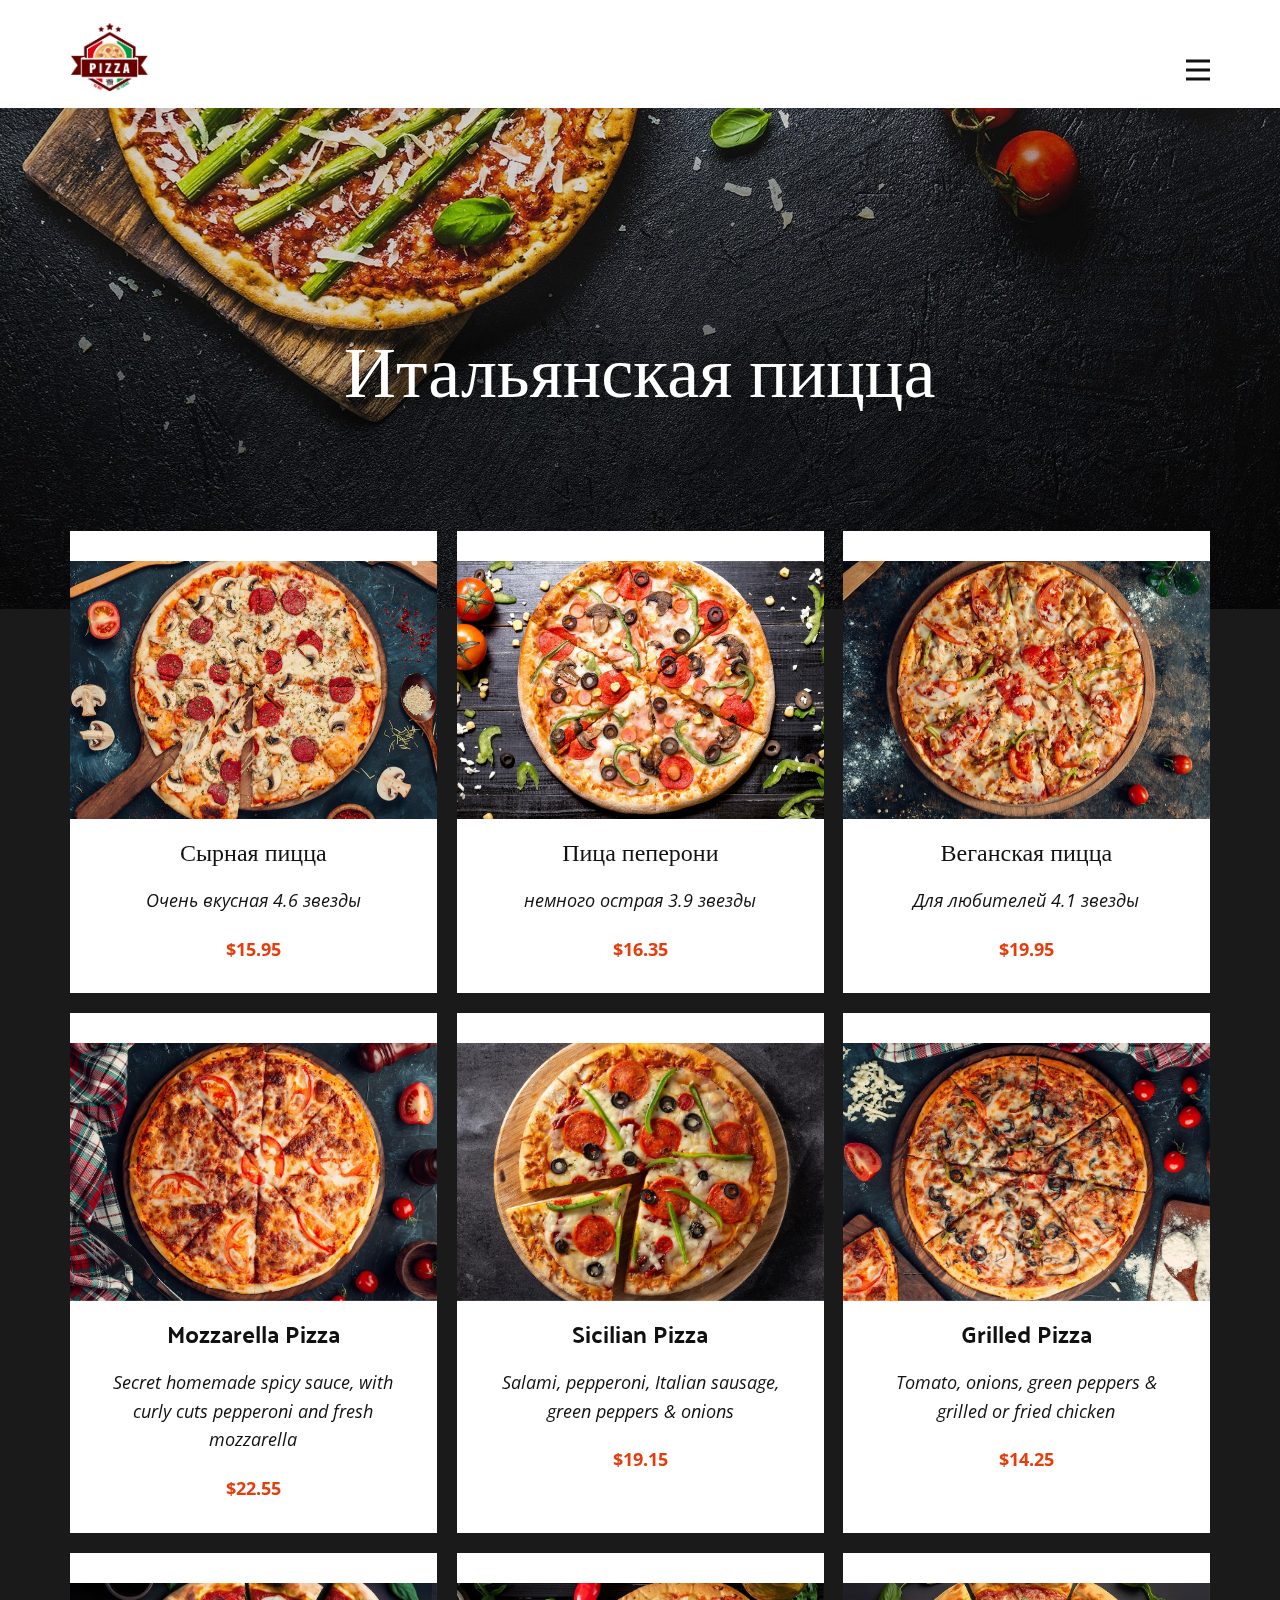
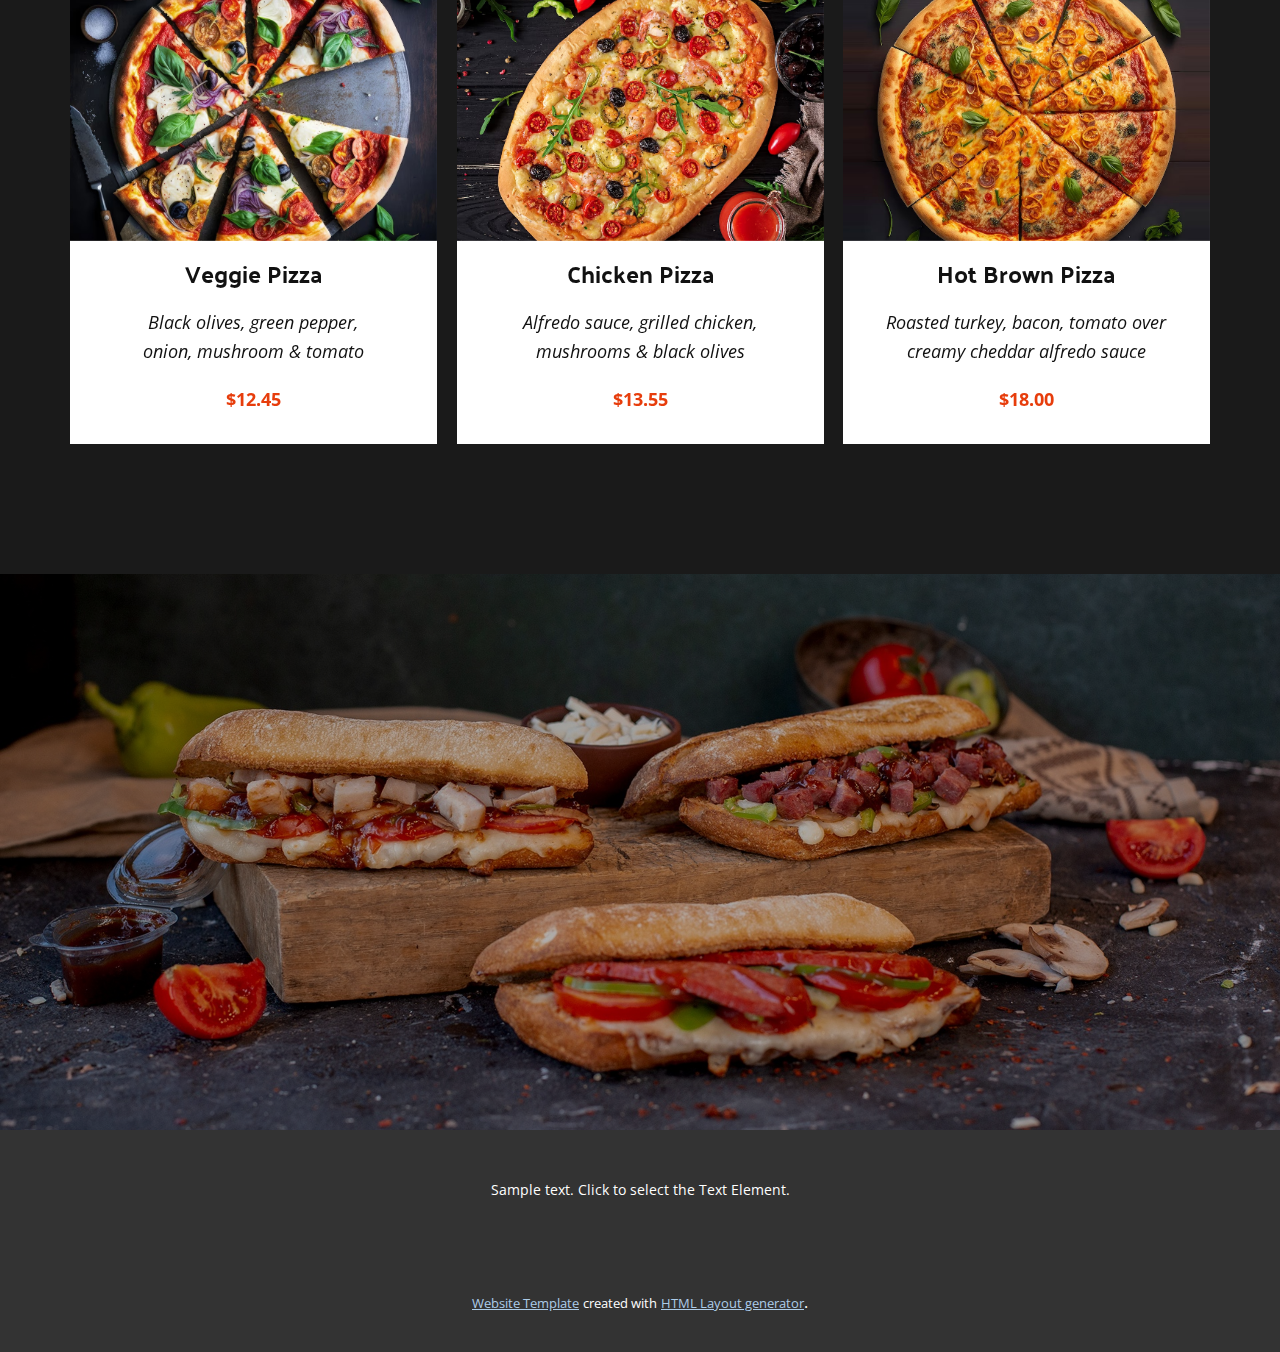
<file: index.html>
<!DOCTYPE html>
<html style="font-size: 16px;" lang="ru"><head>
    <meta name="viewport" content="width=device-width, initial-scale=1.0">
    <meta charset="utf-8">
    <meta name="keywords" content="Italy Pizza Menu, ​Appetizers, Heroes, Testimonials">
    <meta name="description" content="">
    <title>Главная</title>
    <link rel="stylesheet" href="nicepage.css" media="screen">
<link rel="stylesheet" href="Главная.css" media="screen">
    <script class="u-script" type="text/javascript" src="jquery.js" defer=""></script>
    <script class="u-script" type="text/javascript" src="nicepage.js" defer=""></script>
    <meta name="generator" content="Nicepage 5.15.1, nicepage.com">
    <link id="u-theme-google-font" rel="stylesheet" href="https://fonts.googleapis.com/css?family=Open+Sans:300,300i,400,400i,500,500i,600,600i,700,700i,800,800i|Palanquin+Dark:400,500,600,700">
    <link id="u-page-google-font" rel="stylesheet" href="https://fonts.googleapis.com/css?family=Palanquin+Dark:400,500,600,700">
    
    
    
    
    <script type="application/ld+json">{
		"@context": "http://schema.org",
		"@type": "Organization",
		"name": "",
		"logo": "images/logo-pizza-design-template-8329a51d86709c07def8a222d93138ea_screen.jpg"
}</script>
    <meta name="theme-color" content="#478ac9">
    <meta property="og:title" content="Главная">
    <meta property="og:type" content="website">
  <meta data-intl-tel-input-cdn-path="intlTelInput/"></head>
  <body data-home-page="Главная.html" data-home-page-title="Главная" class="u-body u-xl-mode" data-lang="ru"><header class="u-clearfix u-header u-header" id="sec-3fd7"><div class="u-clearfix u-sheet u-sheet-1">
        <a href="https://nicepage.com" class="u-image u-logo u-image-1" data-image-width="690" data-image-height="690">
          <img src="images/logo-pizza-design-template-8329a51d86709c07def8a222d93138ea_screen.jpg" class="u-logo-image u-logo-image-1">
        </a>
        <nav class="u-menu u-menu-hamburger u-offcanvas u-menu-1" data-responsive-from="XL">
          <div class="menu-collapse" style="font-size: 1rem; letter-spacing: 0px; font-weight: 700; text-transform: uppercase;">
            <a class="u-button-style u-custom-active-border-color u-custom-border u-custom-border-color u-custom-borders u-custom-hover-border-color u-custom-left-right-menu-spacing u-custom-padding-bottom u-custom-text-active-color u-custom-text-color u-custom-text-hover-color u-custom-top-bottom-menu-spacing u-nav-link u-text-active-palette-1-base u-text-hover-palette-2-base" href="#">
              <svg class="u-svg-link" viewBox="0 0 24 24"><use xmlns:xlink="http://www.w3.org/1999/xlink" xlink:href="#menu-hamburger"></use></svg>
              <svg class="u-svg-content" version="1.1" id="menu-hamburger" viewBox="0 0 16 16" x="0px" y="0px" xmlns:xlink="http://www.w3.org/1999/xlink" xmlns="http://www.w3.org/2000/svg"><g><rect y="1" width="16" height="2"></rect><rect y="7" width="16" height="2"></rect><rect y="13" width="16" height="2"></rect>
</g></svg>
            </a>
          </div>
          <div class="u-custom-menu u-nav-container">
            <ul class="u-nav u-spacing-30 u-unstyled u-nav-1"><li class="u-nav-item"><a class="u-border-2 u-border-active-grey-90 u-border-hover-grey-50 u-border-no-left u-border-no-right u-border-no-top u-button-style u-nav-link u-text-active-grey-90 u-text-grey-90 u-text-hover-grey-90" href="Главная.html" style="padding: 10px 0px;">Главная</a>
</li><li class="u-nav-item"><a class="u-border-2 u-border-active-grey-90 u-border-hover-grey-50 u-border-no-left u-border-no-right u-border-no-top u-button-style u-nav-link u-text-active-grey-90 u-text-grey-90 u-text-hover-grey-90" href="контакты.html" style="padding: 10px 0px;">контакты</a>
</li><li class="u-nav-item"><a class="u-border-2 u-border-active-grey-90 u-border-hover-grey-50 u-border-no-left u-border-no-right u-border-no-top u-button-style u-nav-link u-text-active-grey-90 u-text-grey-90 u-text-hover-grey-90" href="Наш-магазин.html" style="padding: 10px 0px;">Наш магазин</a>
</li></ul>
          </div>
          <div class="u-custom-menu u-nav-container-collapse">
            <div class="u-black u-container-style u-inner-container-layout u-opacity u-opacity-95 u-sidenav">
              <div class="u-inner-container-layout u-sidenav-overflow">
                <div class="u-menu-close"></div>
                <ul class="u-align-center u-nav u-popupmenu-items u-unstyled u-nav-2"><li class="u-nav-item"><a class="u-button-style u-nav-link" href="Главная.html">Главная</a>
</li><li class="u-nav-item"><a class="u-button-style u-nav-link" href="контакты.html">контакты</a>
</li><li class="u-nav-item"><a class="u-button-style u-nav-link" href="Наш-магазин.html">Наш магазин</a>
</li></ul>
              </div>
            </div>
            <div class="u-black u-menu-overlay u-opacity u-opacity-70"></div>
          </div>
        </nav>
      </div></header>
    <section class="u-clearfix u-container-align-center u-grey-90 u-section-1" id="carousel_5daf">
      <div class="u-container-align-center u-container-style u-expanded-width-lg u-expanded-width-xl u-group u-image u-shading u-image-1" data-image-width="1980" data-image-height="1320">
        <div class="u-container-layout u-valign-top-lg u-valign-top-md u-valign-top-sm u-valign-top-xl u-container-layout-1">
          <h1 class="u-align-center u-text u-text-body-alt-color u-text-default u-text-1" data-animation-name="customAnimationIn" data-animation-duration="1500">Итальянская пицца</h1>
        </div>
      </div>
      <div class="u-list u-list-1">
        <div class="u-repeater u-repeater-1">
          <div class="u-container-style u-list-item u-repeater-item u-shape-rectangle u-white u-list-item-1" data-animation-name="customAnimationIn" data-animation-duration="1500">
            <div class="u-container-layout u-similar-container u-valign-top u-container-layout-2">
              <img class="u-expanded-width u-image u-image-default u-image-2" src="images/45.jpg" alt="" data-image-width="700" data-image-height="560" data-animation-name="customAnimationIn" data-animation-duration="1500" data-animation-delay="500">
              <h4 class="u-align-center u-custom-font u-text u-text-2">Сырная пицца</h4>
              <p class="u-align-center u-text u-text-3">Очень вкусная 4.6 звезды</p>
              <p class="u-align-center u-text u-text-palette-2-base u-text-4" data-animation-name="customAnimationIn" data-animation-duration="1500" data-animation-delay="500"> $15.95</p>
            </div>
          </div>
          <div class="u-container-style u-list-item u-repeater-item u-shape-rectangle u-video-cover u-white u-list-item-2" data-animation-name="customAnimationIn" data-animation-duration="1500">
            <div class="u-container-layout u-similar-container u-valign-top u-container-layout-3">
              <img class="u-expanded-width u-image u-image-default u-image-3" src="images/7777.jpg" alt="" data-image-width="700" data-image-height="560" data-animation-name="customAnimationIn" data-animation-duration="1500" data-animation-delay="500">
              <h4 class="u-align-center u-custom-font u-text u-text-5"> Пица пеперони</h4>
              <p class="u-align-center u-text u-text-6">немного острая 3.9 звезды</p>
              <p class="u-align-center u-text u-text-palette-2-base u-text-7" data-animation-name="customAnimationIn" data-animation-duration="1500" data-animation-delay="500"> $16.35</p>
            </div>
          </div>
          <div class="u-container-style u-list-item u-repeater-item u-shape-rectangle u-video-cover u-white u-list-item-3" data-animation-name="customAnimationIn" data-animation-duration="1500">
            <div class="u-container-layout u-similar-container u-valign-top u-container-layout-4">
              <img class="u-expanded-width u-image u-image-default u-image-4" src="images/p1.jpg" alt="" data-image-width="700" data-image-height="560" data-animation-name="customAnimationIn" data-animation-duration="1500" data-animation-delay="500">
              <h4 class="u-align-center u-custom-font u-text u-text-8">Веганская пицца</h4>
              <p class="u-align-center u-text u-text-9">Для любителей 4.1 звезды</p>
              <p class="u-align-center u-text u-text-palette-2-base u-text-10" data-animation-name="customAnimationIn" data-animation-duration="1500" data-animation-delay="500"> $19.95</p>
            </div>
          </div>
          <div class="u-container-style u-list-item u-repeater-item u-shape-rectangle u-video-cover u-white u-list-item-4" data-animation-name="customAnimationIn" data-animation-duration="1500">
            <div class="u-container-layout u-similar-container u-valign-top u-container-layout-5">
              <img class="u-expanded-width u-image u-image-default u-image-5" src="images/09.jpg" alt="" data-image-width="996" data-image-height="881" data-animation-name="customAnimationIn" data-animation-duration="1500" data-animation-delay="500">
              <h4 class="u-align-center u-custom-font u-text u-text-11"> Mozzarella Pizza</h4>
              <p class="u-align-center u-text u-text-12"> Secret homemade spicy sauce, with curly cuts pepperoni and fresh mozzarella</p>
              <p class="u-align-center u-text u-text-palette-2-base u-text-13" data-animation-name="customAnimationIn" data-animation-duration="1500" data-animation-delay="500"> $22.55</p>
            </div>
          </div>
          <div class="u-container-style u-list-item u-repeater-item u-shape-rectangle u-video-cover u-white u-list-item-5" data-animation-name="customAnimationIn" data-animation-duration="1500">
            <div class="u-container-layout u-similar-container u-valign-top u-container-layout-6">
              <img class="u-expanded-width u-image u-image-default u-image-6" src="images/46.jpg" alt="" data-image-width="996" data-image-height="881" data-animation-name="customAnimationIn" data-animation-duration="1500" data-animation-delay="500">
              <h4 class="u-align-center u-custom-font u-text u-text-14"> Sicilian Pizza</h4>
              <p class="u-align-center u-text u-text-15"> Salami, pepperoni, Italian&nbsp;sausage, green peppers &amp; onions</p>
              <p class="u-align-center u-text u-text-palette-2-base u-text-16" data-animation-name="customAnimationIn" data-animation-duration="1500" data-animation-delay="500"> $19.15</p>
            </div>
          </div>
          <div class="u-container-style u-list-item u-repeater-item u-shape-rectangle u-video-cover u-white u-list-item-6" data-animation-name="customAnimationIn" data-animation-duration="1500">
            <div class="u-container-layout u-similar-container u-valign-top u-container-layout-7">
              <img class="u-expanded-width u-image u-image-default u-image-7" src="images/68.jpg" alt="" data-image-width="996" data-image-height="881" data-animation-name="customAnimationIn" data-animation-duration="1500" data-animation-delay="500">
              <h4 class="u-align-center u-custom-font u-text u-text-17">Grilled Pizza</h4>
              <p class="u-align-center u-text u-text-18"> Tomato, onions, green peppers&nbsp;&amp; grilled or fried chicken</p>
              <p class="u-align-center u-text u-text-palette-2-base u-text-19" data-animation-name="customAnimationIn" data-animation-duration="1500" data-animation-delay="500"> $14.25</p>
            </div>
          </div>
          <div class="u-container-style u-list-item u-repeater-item u-shape-rectangle u-video-cover u-white u-list-item-7" data-animation-name="customAnimationIn" data-animation-duration="1500">
            <div class="u-container-layout u-similar-container u-valign-top u-container-layout-8">
              <img class="u-expanded-width u-image u-image-default u-image-8" src="images/53.jpg" alt="" data-image-width="996" data-image-height="881" data-animation-name="customAnimationIn" data-animation-duration="1500" data-animation-delay="500">
              <h4 class="u-align-center u-custom-font u-text u-text-20">Veggie Pizza</h4>
              <p class="u-align-center u-text u-text-21"> Black olives, green pepper, onion,&nbsp;mushroom &amp; tomato</p>
              <p class="u-align-center u-text u-text-palette-2-base u-text-22" data-animation-name="customAnimationIn" data-animation-duration="1500" data-animation-delay="500"> $12.45</p>
            </div>
          </div>
          <div class="u-container-style u-list-item u-repeater-item u-shape-rectangle u-video-cover u-white u-list-item-8" data-animation-name="customAnimationIn" data-animation-duration="1500">
            <div class="u-container-layout u-similar-container u-valign-top u-container-layout-9">
              <img class="u-expanded-width u-image u-image-default u-image-9" src="images/22.jpg" alt="" data-image-width="996" data-image-height="881" data-animation-name="customAnimationIn" data-animation-duration="1500" data-animation-delay="500">
              <h4 class="u-align-center u-custom-font u-text u-text-23">Chicken Pizza</h4>
              <p class="u-align-center u-text u-text-24"> Alfredo sauce, grilled chicken, <br>mushrooms &amp; black olives
              </p>
              <p class="u-align-center u-text u-text-palette-2-base u-text-25" data-animation-name="customAnimationIn" data-animation-duration="1500" data-animation-delay="500"> $13.55</p>
            </div>
          </div>
          <div class="u-container-style u-list-item u-repeater-item u-shape-rectangle u-video-cover u-white u-list-item-9" data-animation-name="customAnimationIn" data-animation-duration="1500">
            <div class="u-container-layout u-similar-container u-valign-top u-container-layout-10">
              <img class="u-expanded-width u-image u-image-default u-image-10" src="images/43.jpg" alt="" data-image-width="996" data-image-height="881" data-animation-name="customAnimationIn" data-animation-duration="1500" data-animation-delay="500">
              <h4 class="u-align-center u-custom-font u-text u-text-26">Hot Brown Pizza</h4>
              <p class="u-align-center u-text u-text-27"> Roasted turkey, bacon, tomato over <br>creamy cheddar alfredo sauce
              </p>
              <p class="u-align-center u-text u-text-palette-2-base u-text-28" data-animation-name="customAnimationIn" data-animation-duration="1500" data-animation-delay="500"> $18.00</p>
            </div>
          </div>
        </div>
      </div>
      <p class="u-align-center u-text u-text-29" data-animation-name="customAnimationIn" data-animation-duration="1500" data-animation-delay="750">Images from <a href="https://www.freepik.com" class="u-active-none u-border-1 u-border-active-palette-2-base u-border-hover-palette-2-base u-border-no-left u-border-no-right u-border-no-top u-border-white u-bottom-left-radius-0 u-bottom-right-radius-0 u-btn u-button-link u-button-style u-hover-none u-none u-radius-0 u-text-body-alt-color u-top-left-radius-0 u-top-right-radius-0 u-btn-1" target="_blank">Freepik</a>
      </p>
    </section>
    <section class="u-align-center u-clearfix u-container-align-center u-image u-shading u-section-2" id="sec-91d0" data-animation-name="" data-animation-duration="0" data-animation-delay="0" data-animation-direction="" data-image-width="1980" data-image-height="949">
      <div class="u-clearfix u-sheet u-valign-middle u-sheet-1">
        <div class="u-list u-list-1">
          <div class="u-repeater u-repeater-1">
            <div class="u-container-align-center u-container-style u-list-item u-repeater-item u-white u-list-item-1" data-animation-name="customAnimationIn" data-animation-duration="1500" data-animation-delay="500">
              <div class="u-container-layout u-similar-container u-container-layout-1">
                <h5 class="u-align-center u-custom-item u-text u-text-1" data-animation-name="" data-animation-duration="0" data-animation-delay="0" data-animation-direction="">F​ind Us</h5>
                <p class="u-align-center u-custom-item u-text u-text-2"> 121 Rock Sreet, 21 Avenue, New York, NY 92103-9000<br>
                </p>
              </div>
            </div>
            <div class="u-container-align-center u-container-style u-list-item u-repeater-item u-white u-list-item-2" data-animation-name="customAnimationIn" data-animation-duration="1500" data-animation-delay="500">
              <div class="u-container-layout u-similar-container u-container-layout-2">
                <h5 class="u-align-center u-custom-item u-text u-text-3" data-animation-name="" data-animation-duration="0" data-animation-delay="0" data-animation-direction="">Hours</h5>
                <p class="u-align-center u-custom-item u-text u-text-4">
                  <span style="font-weight: 700;"> Monday – Saturday </span>
                  <br>9am – 7pm<br>
                  <span style="font-weight: 700;">Sunday </span>
                  <br>10am – 6pm<br>
                </p>
              </div>
            </div>
            <div class="u-container-align-center u-container-style u-list-item u-repeater-item u-white u-list-item-3" data-animation-name="customAnimationIn" data-animation-duration="1500" data-animation-delay="500">
              <div class="u-container-layout u-similar-container u-container-layout-3">
                <h5 class="u-align-center u-custom-item u-text u-text-5" data-animation-name="" data-animation-duration="0" data-animation-delay="0" data-animation-direction="">Call Us</h5>
                <p class="u-align-center u-custom-item u-text u-text-6">
                  <a href="https://nicepage.com/k/result-html-templates" class="u-active-none u-border-1 u-border-active-black u-border-hover-black u-border-no-left u-border-no-right u-border-no-top u-border-palette-2-base u-btn u-button-link u-button-style u-hover-none u-none u-text-active-black u-text-hover-black u-text-palette-2-base u-btn-1" data-animation-name="" data-animation-duration="0" data-animation-delay="0" data-animation-direction=""> 1 (234) 567-891</a>
                  <br>
                  <br>
                  <a href="https://nicepage.me" class="u-active-none u-border-1 u-border-active-black u-border-hover-black u-border-no-left u-border-no-right u-border-no-top u-border-palette-2-base u-btn u-button-link u-button-style u-hover-none u-none u-text-active-black u-text-hover-black u-text-palette-2-base u-btn-2" data-animation-name="" data-animation-duration="0" data-animation-delay="0" data-animation-direction="">2 (345) 333-897</a>
                </p>
              </div>
            </div>
          </div>
        </div>
        <p class="u-align-center u-text u-text-default u-text-7" data-animation-name="customAnimationIn" data-animation-duration="1500" data-animation-delay="500">Image from <a href="https://freepik.com/" class="u-active-none u-border-1 u-border-active-grey-10 u-border-hover-grey-10 u-border-no-left u-border-no-right u-border-no-top u-border-white u-btn u-button-link u-button-style u-hover-none u-none u-text-body-alt-color u-btn-3">Freepik</a>
        </p>
      </div>
    </section>
    
    
    
    <footer class="u-align-center u-clearfix u-footer u-grey-80 u-footer" id="sec-75cc"><div class="u-clearfix u-sheet u-sheet-1">
        <p class="u-small-text u-text u-text-variant u-text-1">Sample text. Click to select the Text Element.</p>
      </div></footer>
    <section class="u-backlink u-clearfix u-grey-80">
      <a class="u-link" href="https://nicepage.com/website-templates" target="_blank">
        <span>Website Template</span>
      </a>
      <p class="u-text">
        <span>created with</span>
      </p>
      <a class="u-link" href="https://nicepage.com/html-website-builder" target="_blank">
        <span>HTML Layout generator</span>
      </a>. 
    </section>
  
</body></html>
</file>
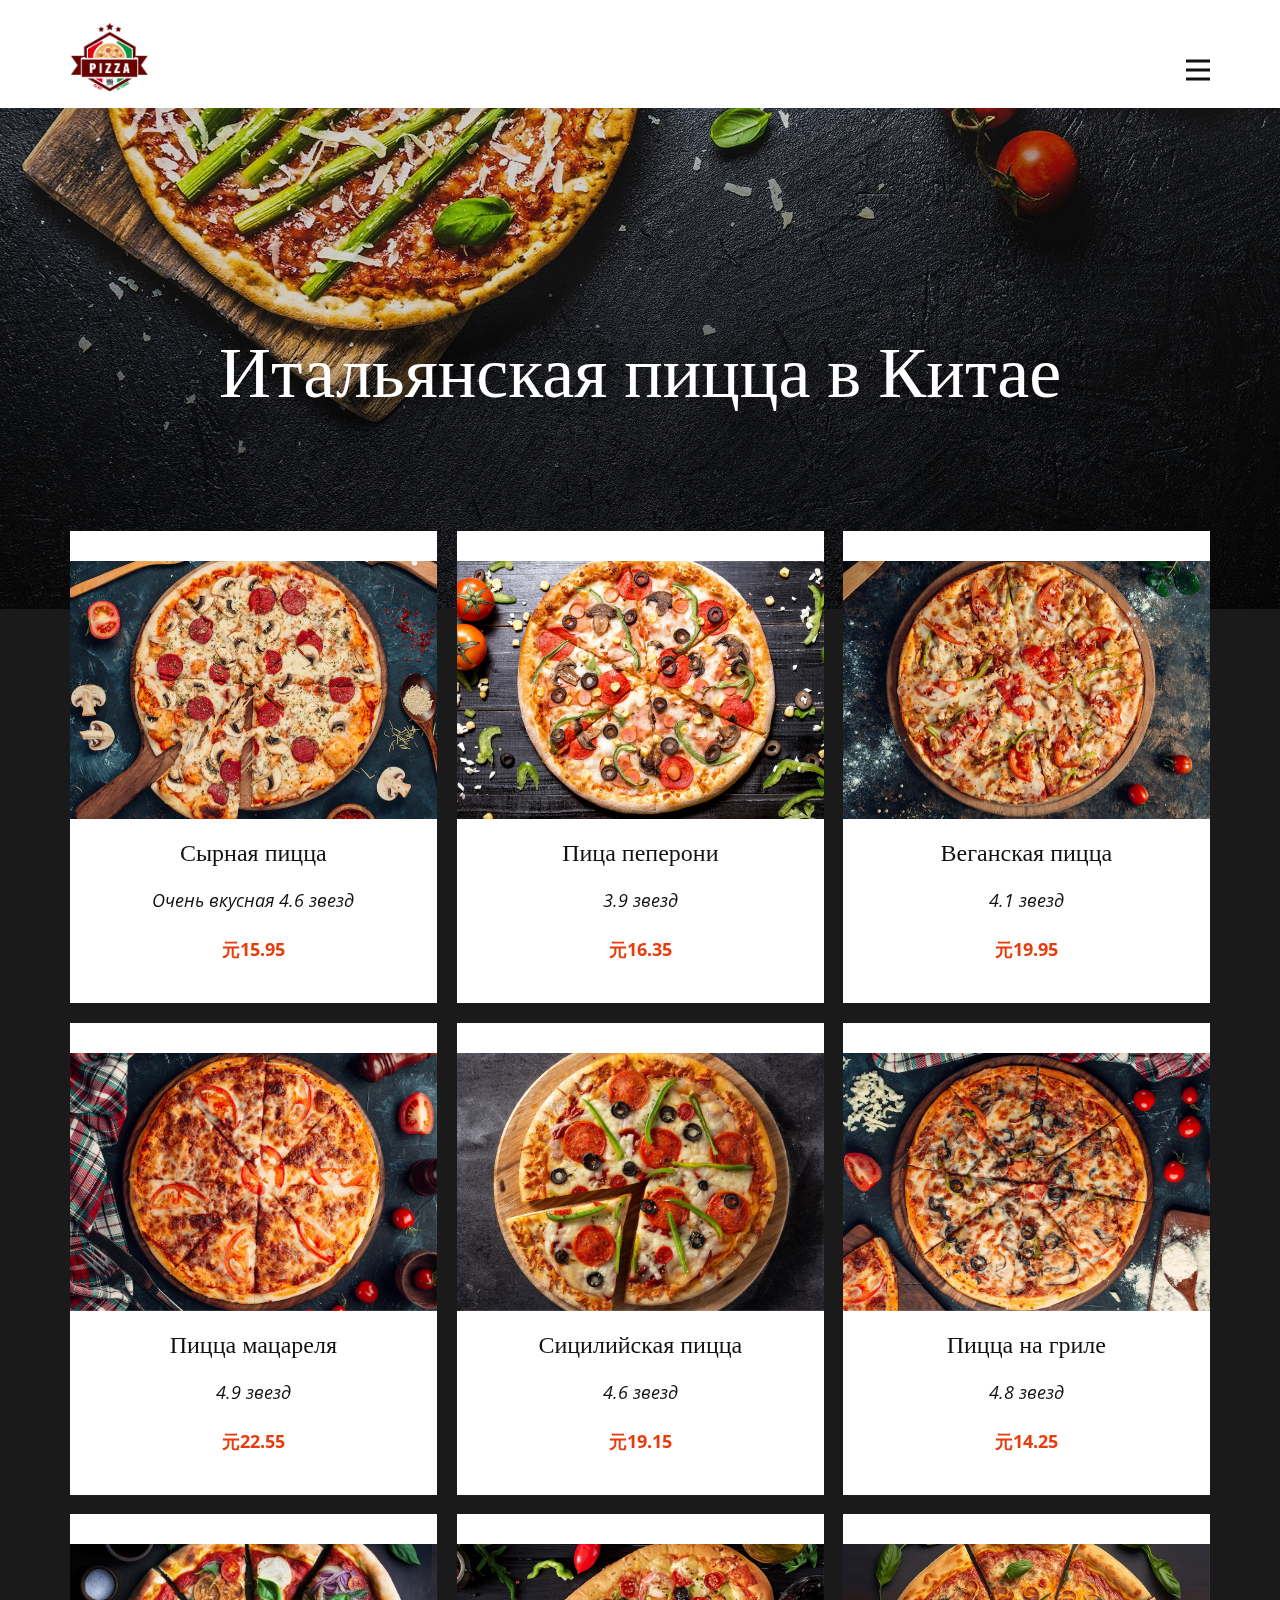
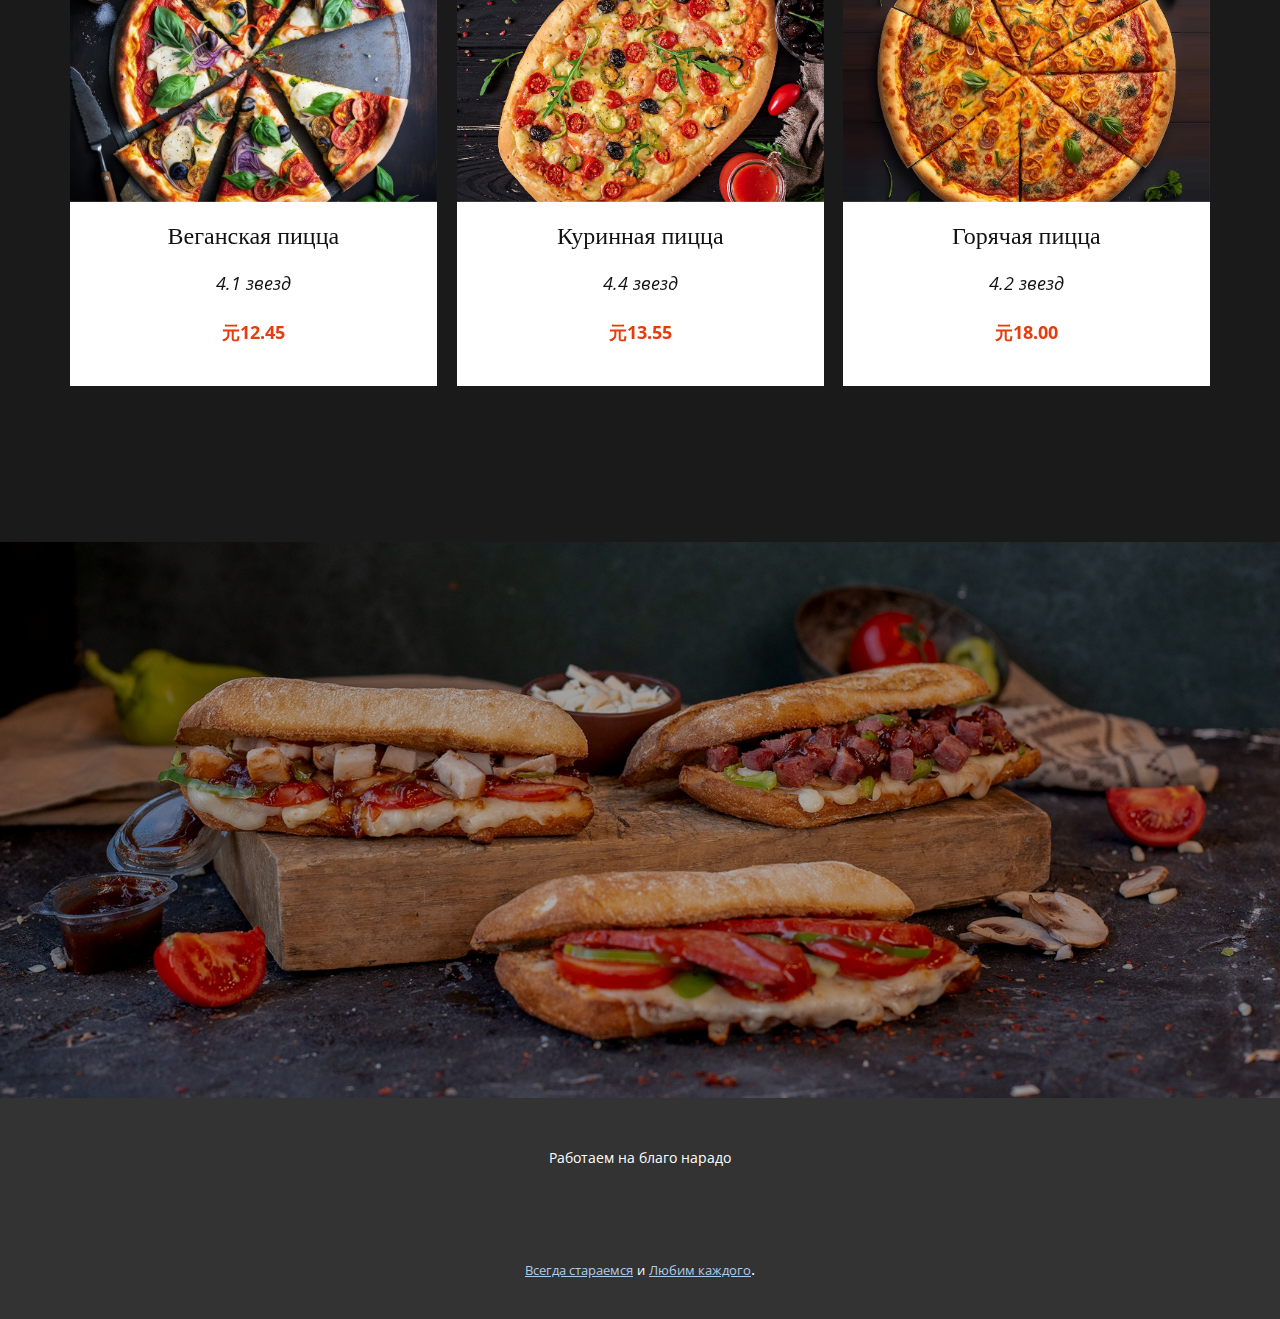
<file: Главная.html>
<!DOCTYPE html>
<html style="font-size: 16px;" lang="ru"><head>
    <meta name="viewport" content="width=device-width, initial-scale=1.0">
    <meta charset="utf-8">
    <meta name="keywords" content="Italy Pizza Menu, ​Appetizers, Heroes, Testimonials">
    <meta name="description" content="">
    <title>Главная</title>
    <link rel="stylesheet" href="nicepage.css" media="screen">
<link rel="stylesheet" href="Главная.css" media="screen">
    <script class="u-script" type="text/javascript" src="jquery.js" defer=""></script>
    <script class="u-script" type="text/javascript" src="nicepage.js" defer=""></script>
    <meta name="generator" content="Nicepage 5.15.1, nicepage.com">
    <link id="u-theme-google-font" rel="stylesheet" href="https://fonts.googleapis.com/css?family=Open+Sans:300,300i,400,400i,500,500i,600,600i,700,700i,800,800i|Palanquin+Dark:400,500,600,700">
    <link id="u-page-google-font" rel="stylesheet" href="https://fonts.googleapis.com/css?family=Palanquin+Dark:400,500,600,700">
    
    
    
    
    <script type="application/ld+json">{
		"@context": "http://schema.org",
		"@type": "Organization",
		"name": "",
		"logo": "images/logo-pizza-design-template-8329a51d86709c07def8a222d93138ea_screen.jpg"
}</script>
    <meta name="theme-color" content="#478ac9">
    <meta property="og:title" content="Главная">
    <meta property="og:type" content="website">
  <meta data-intl-tel-input-cdn-path="intlTelInput/"></head>
  <body class="u-body u-xl-mode" data-lang="ru"><header class="u-clearfix u-header u-header" id="sec-3fd7"><div class="u-clearfix u-sheet u-sheet-1">
        <a href="https://nicepage.com" class="u-image u-logo u-image-1" data-image-width="690" data-image-height="690">
          <img src="images/logo-pizza-design-template-8329a51d86709c07def8a222d93138ea_screen.jpg" class="u-logo-image u-logo-image-1">
        </a>
        <nav class="u-menu u-menu-hamburger u-offcanvas u-menu-1" data-responsive-from="XL">
          <div class="menu-collapse" style="font-size: 1rem; letter-spacing: 0px; font-weight: 700; text-transform: uppercase;">
            <a class="u-button-style u-custom-active-border-color u-custom-border u-custom-border-color u-custom-borders u-custom-hover-border-color u-custom-left-right-menu-spacing u-custom-padding-bottom u-custom-text-active-color u-custom-text-color u-custom-text-hover-color u-custom-top-bottom-menu-spacing u-nav-link u-text-active-palette-1-base u-text-hover-palette-2-base" href="#">
              <svg class="u-svg-link" viewBox="0 0 24 24"><use xmlns:xlink="http://www.w3.org/1999/xlink" xlink:href="#menu-hamburger"></use></svg>
              <svg class="u-svg-content" version="1.1" id="menu-hamburger" viewBox="0 0 16 16" x="0px" y="0px" xmlns:xlink="http://www.w3.org/1999/xlink" xmlns="http://www.w3.org/2000/svg"><g><rect y="1" width="16" height="2"></rect><rect y="7" width="16" height="2"></rect><rect y="13" width="16" height="2"></rect>
</g></svg>
            </a>
          </div>
          <div class="u-custom-menu u-nav-container">
            <ul class="u-nav u-spacing-30 u-unstyled u-nav-1"><li class="u-nav-item"><a class="u-border-2 u-border-active-grey-90 u-border-hover-grey-50 u-border-no-left u-border-no-right u-border-no-top u-button-style u-nav-link u-text-active-grey-90 u-text-grey-90 u-text-hover-grey-90" href="Главная.html" style="padding: 10px 0px;">Главная</a>
</li><li class="u-nav-item"><a class="u-border-2 u-border-active-grey-90 u-border-hover-grey-50 u-border-no-left u-border-no-right u-border-no-top u-button-style u-nav-link u-text-active-grey-90 u-text-grey-90 u-text-hover-grey-90" href="контакты.html" style="padding: 10px 0px;">контакты</a>
</li><li class="u-nav-item"><a class="u-border-2 u-border-active-grey-90 u-border-hover-grey-50 u-border-no-left u-border-no-right u-border-no-top u-button-style u-nav-link u-text-active-grey-90 u-text-grey-90 u-text-hover-grey-90" href="Наш-магазин.html" style="padding: 10px 0px;">Наш магазин</a>
</li></ul>
          </div>
          <div class="u-custom-menu u-nav-container-collapse">
            <div class="u-black u-container-style u-inner-container-layout u-opacity u-opacity-95 u-sidenav">
              <div class="u-inner-container-layout u-sidenav-overflow">
                <div class="u-menu-close"></div>
                <ul class="u-align-center u-nav u-popupmenu-items u-unstyled u-nav-2"><li class="u-nav-item"><a class="u-button-style u-nav-link" href="Главная.html">Главная</a>
</li><li class="u-nav-item"><a class="u-button-style u-nav-link" href="контакты.html">контакты</a>
</li><li class="u-nav-item"><a class="u-button-style u-nav-link" href="Наш-магазин.html">Наш магазин</a>
</li></ul>
              </div>
            </div>
            <div class="u-black u-menu-overlay u-opacity u-opacity-70"></div>
          </div>
        </nav>
      </div></header>
    <section class="u-clearfix u-container-align-center u-grey-90 u-section-1" id="carousel_5daf">
      <div class="u-container-align-center u-container-style u-expanded-width-lg u-expanded-width-xl u-group u-image u-shading u-image-1" data-image-width="1980" data-image-height="1320">
        <div class="u-container-layout u-valign-top-lg u-valign-top-md u-valign-top-sm u-valign-top-xl u-container-layout-1">
          <h1 class="u-align-center u-text u-text-body-alt-color u-text-default u-text-1" data-animation-name="customAnimationIn" data-animation-duration="1500">Итальянская пицца в Китае </h1>
        </div>
      </div>
      <div class="u-list u-list-1">
        <div class="u-repeater u-repeater-1">
          <div class="u-container-style u-list-item u-repeater-item u-shape-rectangle u-white u-list-item-1" data-animation-name="customAnimationIn" data-animation-duration="1500">
            <div class="u-container-layout u-similar-container u-valign-top u-container-layout-2">
              <img class="u-expanded-width u-image u-image-default u-image-2" src="images/45.jpg" alt="" data-image-width="700" data-image-height="560" data-animation-name="customAnimationIn" data-animation-duration="1500" data-animation-delay="500">
              <h4 class="u-align-center u-custom-font u-text u-text-2">Сырная пицца</h4>
              <p class="u-align-center u-text u-text-3">Очень вкусная 4.6 звезд</p>
              <p class="u-align-center u-text u-text-palette-2-base u-text-4" data-animation-name="customAnimationIn" data-animation-duration="1500" data-animation-delay="500"> 元15.95</p>
            </div>
          </div>
          <div class="u-container-style u-list-item u-repeater-item u-shape-rectangle u-video-cover u-white u-list-item-2" data-animation-name="customAnimationIn" data-animation-duration="1500">
            <div class="u-container-layout u-similar-container u-valign-top u-container-layout-3">
              <img class="u-expanded-width u-image u-image-default u-image-3" src="images/7777.jpg" alt="" data-image-width="700" data-image-height="560" data-animation-name="customAnimationIn" data-animation-duration="1500" data-animation-delay="500">
              <h4 class="u-align-center u-custom-font u-text u-text-5"> Пица пеперони</h4>
              <p class="u-align-center u-text u-text-6">3.9 звезд</p>
              <p class="u-align-center u-text u-text-palette-2-base u-text-7" data-animation-name="customAnimationIn" data-animation-duration="1500" data-animation-delay="500"> 元16.35</p>
            </div>
          </div>
          <div class="u-container-style u-list-item u-repeater-item u-shape-rectangle u-video-cover u-white u-list-item-3" data-animation-name="customAnimationIn" data-animation-duration="1500">
            <div class="u-container-layout u-similar-container u-valign-top u-container-layout-4">
              <img class="u-expanded-width u-image u-image-default u-image-4" src="images/p1.jpg" alt="" data-image-width="700" data-image-height="560" data-animation-name="customAnimationIn" data-animation-duration="1500" data-animation-delay="500">
              <h4 class="u-align-center u-custom-font u-text u-text-8">Веганская пицца</h4>
              <p class="u-align-center u-text u-text-9">4.1 звезд</p>
              <p class="u-align-center u-text u-text-palette-2-base u-text-10" data-animation-name="customAnimationIn" data-animation-duration="1500" data-animation-delay="500"> 元19.95</p>
            </div>
          </div>
          <div class="u-container-style u-list-item u-repeater-item u-shape-rectangle u-video-cover u-white u-list-item-4" data-animation-name="customAnimationIn" data-animation-duration="1500">
            <div class="u-container-layout u-similar-container u-valign-top u-container-layout-5">
              <img class="u-expanded-width u-image u-image-default u-image-5" src="images/09.jpg" alt="" data-image-width="996" data-image-height="881" data-animation-name="customAnimationIn" data-animation-duration="1500" data-animation-delay="500">
              <h4 class="u-align-center u-custom-font u-text u-text-11">Пицца мацареля</h4>
              <p class="u-align-center u-text u-text-12">4.9 звезд </p>
              <p class="u-align-center u-text u-text-palette-2-base u-text-13" data-animation-name="customAnimationIn" data-animation-duration="1500" data-animation-delay="500"> 元22.55</p>
            </div>
          </div>
          <div class="u-container-style u-list-item u-repeater-item u-shape-rectangle u-video-cover u-white u-list-item-5" data-animation-name="customAnimationIn" data-animation-duration="1500">
            <div class="u-container-layout u-similar-container u-valign-top u-container-layout-6">
              <img class="u-expanded-width u-image u-image-default u-image-6" src="images/46.jpg" alt="" data-image-width="996" data-image-height="881" data-animation-name="customAnimationIn" data-animation-duration="1500" data-animation-delay="500">
              <h4 class="u-align-center u-custom-font u-text u-text-14"> Сицилийская пицца</h4>
              <p class="u-align-center u-text u-text-15"> 4.6 звезд</p>
              <p class="u-align-center u-text u-text-palette-2-base u-text-16" data-animation-name="customAnimationIn" data-animation-duration="1500" data-animation-delay="500"> 元19.15</p>
            </div>
          </div>
          <div class="u-container-style u-list-item u-repeater-item u-shape-rectangle u-video-cover u-white u-list-item-6" data-animation-name="customAnimationIn" data-animation-duration="1500">
            <div class="u-container-layout u-similar-container u-valign-top u-container-layout-7">
              <img class="u-expanded-width u-image u-image-default u-image-7" src="images/68.jpg" alt="" data-image-width="996" data-image-height="881" data-animation-name="customAnimationIn" data-animation-duration="1500" data-animation-delay="500">
              <h4 class="u-align-center u-custom-font u-text u-text-17">Пицца на гриле</h4>
              <p class="u-align-center u-text u-text-18">4.8 звезд</p>
              <p class="u-align-center u-text u-text-palette-2-base u-text-19" data-animation-name="customAnimationIn" data-animation-duration="1500" data-animation-delay="500"> 元14.25</p>
            </div>
          </div>
          <div class="u-container-style u-list-item u-repeater-item u-shape-rectangle u-video-cover u-white u-list-item-7" data-animation-name="customAnimationIn" data-animation-duration="1500">
            <div class="u-container-layout u-similar-container u-valign-top u-container-layout-8">
              <img class="u-expanded-width u-image u-image-default u-image-8" src="images/53.jpg" alt="" data-image-width="996" data-image-height="881" data-animation-name="customAnimationIn" data-animation-duration="1500" data-animation-delay="500">
              <h4 class="u-align-center u-custom-font u-text u-text-20">Веганская пицца</h4>
              <p class="u-align-center u-text u-text-21">4.1 звезд</p>
              <p class="u-align-center u-text u-text-palette-2-base u-text-22" data-animation-name="customAnimationIn" data-animation-duration="1500" data-animation-delay="500"> 元12.45</p>
            </div>
          </div>
          <div class="u-container-style u-list-item u-repeater-item u-shape-rectangle u-video-cover u-white u-list-item-8" data-animation-name="customAnimationIn" data-animation-duration="1500">
            <div class="u-container-layout u-similar-container u-valign-top u-container-layout-9">
              <img class="u-expanded-width u-image u-image-default u-image-9" src="images/22.jpg" alt="" data-image-width="996" data-image-height="881" data-animation-name="customAnimationIn" data-animation-duration="1500" data-animation-delay="500">
              <h4 class="u-align-center u-custom-font u-text u-text-23">Куринная пицца</h4>
              <p class="u-align-center u-text u-text-24"> 4.4 звезд<br>
              </p>
              <p class="u-align-center u-text u-text-palette-2-base u-text-25" data-animation-name="customAnimationIn" data-animation-duration="1500" data-animation-delay="500"> 元13.55</p>
            </div>
          </div>
          <div class="u-container-style u-list-item u-repeater-item u-shape-rectangle u-video-cover u-white u-list-item-9" data-animation-name="customAnimationIn" data-animation-duration="1500">
            <div class="u-container-layout u-similar-container u-valign-top u-container-layout-10">
              <img class="u-expanded-width u-image u-image-default u-image-10" src="images/43.jpg" alt="" data-image-width="996" data-image-height="881" data-animation-name="customAnimationIn" data-animation-duration="1500" data-animation-delay="500">
              <h4 class="u-align-center u-custom-font u-text u-text-26">Горячая пицца </h4>
              <p class="u-align-center u-text u-text-27">4.2 звезд <br>
              </p>
              <p class="u-align-center u-text u-text-palette-2-base u-text-28" data-animation-name="customAnimationIn" data-animation-duration="1500" data-animation-delay="500"> 元18.00</p>
            </div>
          </div>
        </div>
      </div>
      <p class="u-align-center u-text u-text-29" data-animation-name="customAnimationIn" data-animation-duration="1500" data-animation-delay="750">Вкусная пицца только у нас в<a href="https://russian.alibaba.com/Popular/CN_frozen-pizza-Trade.html"target="_blank"> Китая</a>
      </p>
    </section>
    <section class="u-align-center u-clearfix u-container-align-center u-image u-shading u-section-2" id="sec-91d0" data-animation-name="" data-animation-duration="0" data-animation-delay="0" data-animation-direction="" data-image-width="1980" data-image-height="949">
      <div class="u-clearfix u-sheet u-valign-middle u-sheet-1">
        <div class="u-list u-list-1">
          <div class="u-repeater u-repeater-1">
            <div class="u-container-align-center u-container-style u-list-item u-repeater-item u-white u-list-item-1" data-animation-name="customAnimationIn" data-animation-duration="1500" data-animation-delay="500">
              <div class="u-container-layout u-similar-container u-container-layout-1">
                <h5 class="u-align-center u-custom-item u-text u-text-1" data-animation-name="" data-animation-duration="0" data-animation-delay="0" data-animation-direction="">Н​аше место положения</h5>
                <p class="u-align-center u-custom-item u-text u-text-2"> 西安-友谊西路-旁边蜜雪冰城<br>
                </p>
              </div>
            </div>
            <div class="u-container-align-center u-container-style u-list-item u-repeater-item u-white u-list-item-2" data-animation-name="customAnimationIn" data-animation-duration="1500" data-animation-delay="500">
              <div class="u-container-layout u-similar-container u-container-layout-2">
                <h5 class="u-align-center u-custom-item u-text u-text-3" data-animation-name="" data-animation-duration="0" data-animation-delay="0" data-animation-direction="">Работаем</h5>
                <p class="u-align-center u-custom-item u-text u-text-4">
                  <span style="font-weight: 700;"> С утра до вечера </span>
                  <br>с 9 до 10 вечера<br>
                  <span style="font-weight: 700;">В субботу и в воскресение  </span>
                  <br>Не работаем<br>
                </p>
              </div>
            </div>
            <div class="u-container-align-center u-container-style u-list-item u-repeater-item u-white u-list-item-3" data-animation-name="customAnimationIn" data-animation-duration="1500" data-animation-delay="500">
              <div class="u-container-layout u-similar-container u-container-layout-3">
                <h5 class="u-align-center u-custom-item u-text u-text-5" data-animation-name="" data-animation-duration="0" data-animation-delay="0" data-animation-direction="">Звонить</h5>
                <p class="u-align-center u-custom-item u-text u-text-6">
                  <a href="https://nicepage.com/k/result-html-templates" class="u-active-none u-border-1 u-border-active-black u-border-hover-black u-border-no-left u-border-no-right u-border-no-top u-border-palette-2-base u-btn u-button-link u-button-style u-hover-none u-none u-text-active-black u-text-hover-black u-text-palette-2-base u-btn-1" data-animation-name="" data-animation-duration="0" data-animation-delay="0" data-animation-direction=""> +7 968 008 6715</a>
                  <br>
                  <br>
                  <a href="https://nicepage.me" class="u-active-none u-border-1 u-border-active-black u-border-hover-black u-border-no-left u-border-no-right u-border-no-top u-border-palette-2-base u-btn u-button-link u-button-style u-hover-none u-none u-text-active-black u-text-hover-black u-text-palette-2-base u-btn-2" data-animation-name="" data-animation-duration="0" data-animation-delay="0" data-animation-direction="">+7 969 124 9777</a>
                </p>
              </div>
            </div>
          </div>
        </div>
        <p class="u-align-center u-text u-text-default u-text-7" data-animation-name="customAnimationIn" data-animation-duration="1500" data-animation-delay="500">Вкусная пицца только у нас в<a href="https://russian.alibaba.com/Popular/CN_frozen-pizza-Trade.html"target="_blank"> Китая</a>
        </p>
      </div>
    </section>
    
    
    
    <footer class="u-align-center u-clearfix u-footer u-grey-80 u-footer" id="sec-75cc"><div class="u-clearfix u-sheet u-sheet-1">
        <p class="u-small-text u-text u-text-variant u-text-1">Работаем на благо нарадо</p>
      </div></footer>
    <section class="u-backlink u-clearfix u-grey-80">
      <a class="u-link" href="https://top-fon.com/uploads/posts/2023-02/thumbs/1675223802_top-fon-com-p-tsvetok-dlya-prezentatsii-bez-fona-118.png" target="_blank">
        <span>Всегда стараемся</span>
      </a>
      <p class="u-text">
        <span>и</span>
      </p>
      <a class="u-link" href="https://webmg.ru/wp-content/uploads/2022/06/149-20211103_113847.png" target="_blank">
        <span>Любим каждого</span>
      </a>. 
    </section>
  
</body></html>
</file>
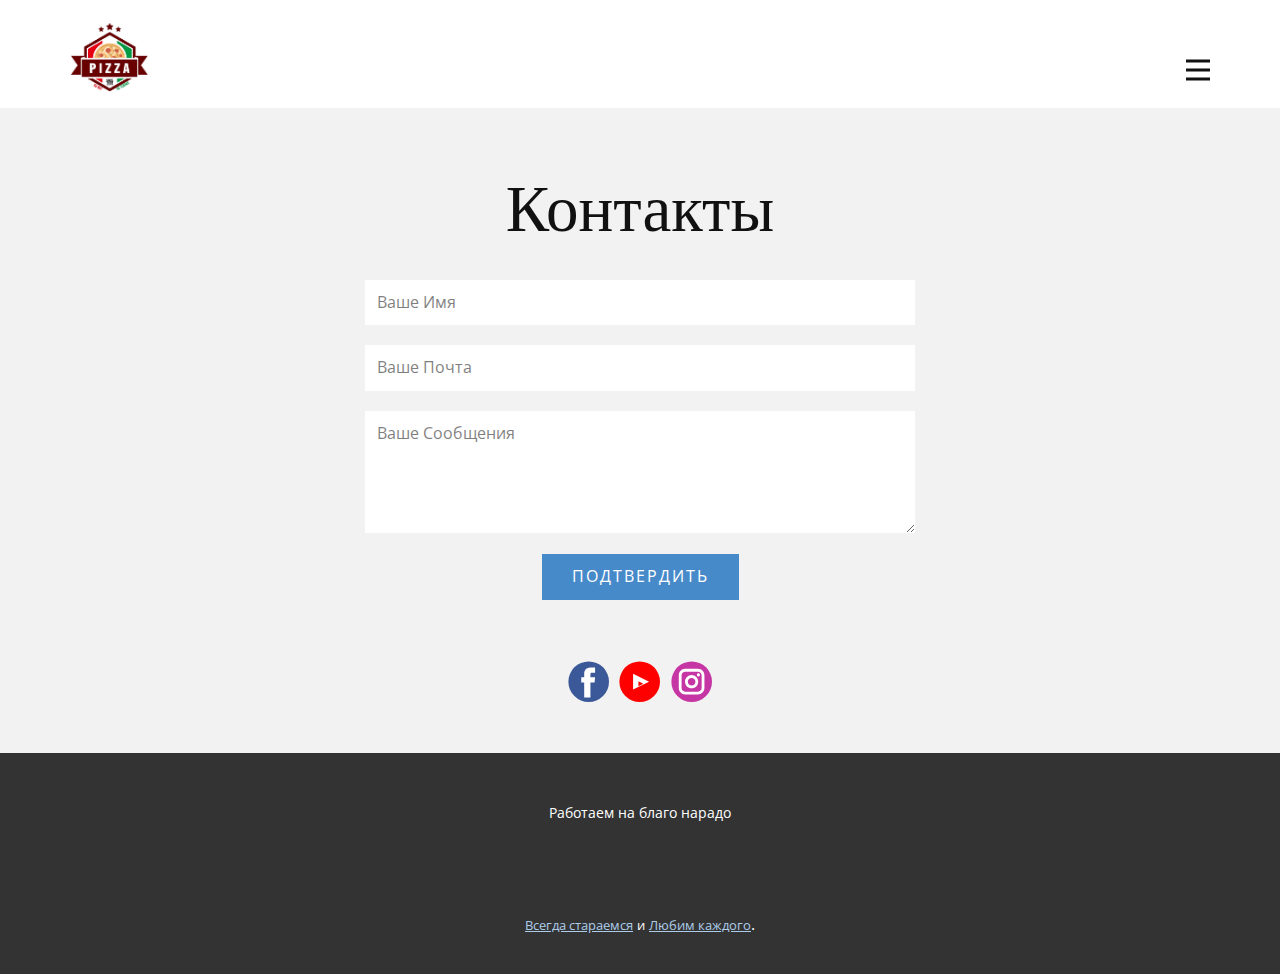
<file: контакты.html>
<!DOCTYPE html>
<html style="font-size: 16px;" lang="ru"><head>
    <meta name="viewport" content="width=device-width, initial-scale=1.0">
    <meta charset="utf-8">
    <meta name="keywords" content="Empire State Building, Contact Us">
    <meta name="description" content="">
    <title>контакты</title>
    <link rel="stylesheet" href="nicepage.css" media="screen">
<link rel="stylesheet" href="контакты.css" media="screen">
    <script class="u-script" type="text/javascript" src="jquery.js" defer=""></script>
    <script class="u-script" type="text/javascript" src="nicepage.js" defer=""></script>
    <meta name="generator" content="Nicepage 5.15.1, nicepage.com">
    <meta name="referrer" content="origin">
    <link id="u-theme-google-font" rel="stylesheet" href="https://fonts.googleapis.com/css?family=Open+Sans:300,300i,400,400i,500,500i,600,600i,700,700i,800,800i|Palanquin+Dark:400,500,600,700">
    
    
    
    <script type="application/ld+json">{
		"@context": "http://schema.org",
		"@type": "Organization",
		"name": "",
		"logo": "images/logo-pizza-design-template-8329a51d86709c07def8a222d93138ea_screen.jpg"
}</script>
    <meta name="theme-color" content="#478ac9">
    <meta property="og:title" content="контакты">
    <meta property="og:type" content="website">
  <meta data-intl-tel-input-cdn-path="intlTelInput/"></head>
  <body class="u-body u-xl-mode" data-lang="ru"><header class="u-clearfix u-header u-header" id="sec-3fd7"><div class="u-clearfix u-sheet u-sheet-1">
        <a href="https://nicepage.com" class="u-image u-logo u-image-1" data-image-width="690" data-image-height="690">
          <img src="images/logo-pizza-design-template-8329a51d86709c07def8a222d93138ea_screen.jpg" class="u-logo-image u-logo-image-1">
        </a>
        <nav class="u-menu u-menu-hamburger u-offcanvas u-menu-1" data-responsive-from="XL">
          <div class="menu-collapse" style="font-size: 1rem; letter-spacing: 0px; font-weight: 700; text-transform: uppercase;">
            <a class="u-button-style u-custom-active-border-color u-custom-border u-custom-border-color u-custom-borders u-custom-hover-border-color u-custom-left-right-menu-spacing u-custom-padding-bottom u-custom-text-active-color u-custom-text-color u-custom-text-hover-color u-custom-top-bottom-menu-spacing u-nav-link u-text-active-palette-1-base u-text-hover-palette-2-base" href="#">
              <svg class="u-svg-link" viewBox="0 0 24 24"><use xmlns:xlink="http://www.w3.org/1999/xlink" xlink:href="#menu-hamburger"></use></svg>
              <svg class="u-svg-content" version="1.1" id="menu-hamburger" viewBox="0 0 16 16" x="0px" y="0px" xmlns:xlink="http://www.w3.org/1999/xlink" xmlns="http://www.w3.org/2000/svg"><g><rect y="1" width="16" height="2"></rect><rect y="7" width="16" height="2"></rect><rect y="13" width="16" height="2"></rect>
</g></svg>
            </a>
          </div>
          <div class="u-custom-menu u-nav-container">
            <ul class="u-nav u-spacing-30 u-unstyled u-nav-1"><li class="u-nav-item"><a class="u-border-2 u-border-active-grey-90 u-border-hover-grey-50 u-border-no-left u-border-no-right u-border-no-top u-button-style u-nav-link u-text-active-grey-90 u-text-grey-90 u-text-hover-grey-90" href="Главная.html" style="padding: 10px 0px;">Главная</a>
</li><li class="u-nav-item"><a class="u-border-2 u-border-active-grey-90 u-border-hover-grey-50 u-border-no-left u-border-no-right u-border-no-top u-button-style u-nav-link u-text-active-grey-90 u-text-grey-90 u-text-hover-grey-90" href="контакты.html" style="padding: 10px 0px;">контакты</a>
</li><li class="u-nav-item"><a class="u-border-2 u-border-active-grey-90 u-border-hover-grey-50 u-border-no-left u-border-no-right u-border-no-top u-button-style u-nav-link u-text-active-grey-90 u-text-grey-90 u-text-hover-grey-90" href="Наш-магазин.html" style="padding: 10px 0px;">Наш магазин</a>
</li></ul>
          </div>
          <div class="u-custom-menu u-nav-container-collapse">
            <div class="u-black u-container-style u-inner-container-layout u-opacity u-opacity-95 u-sidenav">
              <div class="u-inner-container-layout u-sidenav-overflow">
                <div class="u-menu-close"></div>
                <ul class="u-align-center u-nav u-popupmenu-items u-unstyled u-nav-2"><li class="u-nav-item"><a class="u-button-style u-nav-link" href="Главная.html">Главная</a>
</li><li class="u-nav-item"><a class="u-button-style u-nav-link" href="контакты.html">контакты</a>
</li><li class="u-nav-item"><a class="u-button-style u-nav-link" href="Наш-магазин.html">Наш магазин</a>
</li></ul>
              </div>
            </div>
            <div class="u-black u-menu-overlay u-opacity u-opacity-70"></div>
          </div>
        </nav>
      </div></header>
    <section class="u-align-center u-clearfix u-grey-5 u-section-1" id="sec-3a49">
      <div class="u-clearfix u-sheet u-sheet-1">
        <h2 class="u-text u-text-default u-text-1">Контакты</h2>
        <div class="u-form u-form-1">
          <form action="https://forms.nicepagesrv.com/v2/form/process" class="u-clearfix u-form-spacing-20 u-form-vertical u-inner-form" style="padding: 10px" source="email" name="form">
            <div class="u-form-group u-form-name u-label-none">
              <label for="name-3b9a" class="u-label">Имя</label>
              <input type="text" placeholder="Ваше Имя" id="name-3b9a" name="Ваше имя" class="u-border-none u-input u-input-rectangle u-input-1" required="">
            </div>
            <div class="u-form-email u-form-group u-label-none">
              <label for="email-3b9a" class="u-label">Почта</label>
              <input type="email" placeholder="Ваше Почта" id="email-3b9a" name="Ваше почта" class="u-border-none u-input u-input-rectangle u-input-2" required="">
            </div>
            <div class="u-form-group u-form-message u-label-none">
              <label for="message-3b9a" class="u-label">Ваше сообщения</label>
              <textarea placeholder="Ваше Сообщения" rows="4" cols="50" id="message-3b9a" name="Ваше сообщения" class="u-border-none u-input u-input-rectangle u-input-3" required=""></textarea>
            </div>
            <div class="u-align-center u-form-group u-form-submit">
              <a href="#" class="u-border-none u-btn u-btn-rectangle u-btn-submit u-button-style u-palette-1-base u-btn-1">Подтвердить</a>
              <input type="submit" value="submit" class="u-form-control-hidden">
            </div>
            <div class="u-form-send-message u-form-send-success"> Спасибо большое, мы обязательно увидим ваше сообщения</div>
            <div class="u-form-send-error u-form-send-message"> ошибка, попробуйте позже </div>
            <input type="hidden" value="" name="recaptchaResponse">
            <input type="hidden" name="formServices" value="e7675268-c542-bb2d-292d-7e2cc31973bd">
          </form>
        </div>
        <div class="u-social-icons u-spacing-10 u-social-icons-1">
          <a class="u-social-url" title="facebook" target="_blank" href="https://www.facebook.com/profile.php?id=100089473993912">
  <span class="u-icon u-social-vk u-social-icon u-icon-1">
    <svg class="u-svg-link" preserveAspectRatio="xMidYMin slice" viewBox="0 0 112 112">
      <use xmlns:xlink="http://www.w3.org/1999/xlink" xlink:href="#svg-3a0e"></use>
    </svg>
    <svg class="u-svg-content" viewBox="0 0 112 112" x="0" y="0" id="svg-3a0e">
      <circle fill="currentColor" cx="56.1" cy="56.1" r="55"></circle>
      <path fill="#FFFFFF" d="M73.5,31.6h-9.1c-1.4,0-3.6,0.8-3.6,3.9v8.5h12.6L72,58.3H60.8v40.8H43.9V58.3h-8V43.9h8v-9.2c0-6.7,3.1-17,17-17h12.5v13.9H73.5z"></path>
    </svg>
  </span>
</a>
          <a class="u-social-url" title="youtube" target="_blank" href="https://youtube.com/@SFMANIMATION.">
  <span class="u-icon u-social-icon u-social-youtube u-icon-2">
    <svg class="u-svg-link" preserveAspectRatio="xMidYMin slice" viewBox="0 0 112 112">
      <use xmlns:xlink="http://www.w3.org/1999/xlink" xlink:href="#svg-3d28"></use>
    </svg>
    <svg class="u-svg-content" viewBox="0 0 112 112" x="0" y="0" id="svg-3d28">
      <circle fill="red" class="st0" cx="56.1" cy="56.1" r="55"></circle>
      <path fill="#FFFFFF" d="M38.2,77.3V34.7l43.4,21.3L38.2,77.3z M52.7,54.9V68.4l13.2-6.7L52.7,54.9z"></path>
    </svg>
  </span>
</a>
          </a>
          <a class="u-social-url" title="instagram" target="_blank" href="https://instagram.com/tinminzhou4?igshid=OGQ5ZDc2ODk2ZA=="><span class="u-icon u-social-icon u-social-instagram u-icon-3"><svg class="u-svg-link" preserveAspectRatio="xMidYMin slice" viewBox="0 0 112 112" style=""><use xmlns:xlink="http://www.w3.org/1999/xlink" xlink:href="#svg-9834"></use></svg><svg class="u-svg-content" viewBox="0 0 112 112" x="0" y="0" id="svg-9834"><circle fill="currentColor" cx="56.1" cy="56.1" r="55"></circle><path fill="#FFFFFF" d="M55.9,38.2c-9.9,0-17.9,8-17.9,17.9C38,66,46,74,55.9,74c9.9,0,17.9-8,17.9-17.9C73.8,46.2,65.8,38.2,55.9,38.2
z M55.9,66.4c-5.7,0-10.3-4.6-10.3-10.3c-0.1-5.7,4.6-10.3,10.3-10.3c5.7,0,10.3,4.6,10.3,10.3C66.2,61.8,61.6,66.4,55.9,66.4z"></path><path fill="#FFFFFF" d="M74.3,33.5c-2.3,0-4.2,1.9-4.2,4.2s1.9,4.2,4.2,4.2s4.2-1.9,4.2-4.2S76.6,33.5,74.3,33.5z"></path><path fill="#FFFFFF" d="M73.1,21.3H38.6c-9.7,0-17.5,7.9-17.5,17.5v34.5c0,9.7,7.9,17.6,17.5,17.6h34.5c9.7,0,17.5-7.9,17.5-17.5V38.8
C90.6,29.1,82.7,21.3,73.1,21.3z M83,73.3c0,5.5-4.5,9.9-9.9,9.9H38.6c-5.5,0-9.9-4.5-9.9-9.9V38.8c0-5.5,4.5-9.9,9.9-9.9h34.5
c5.5,0,9.9,4.5,9.9,9.9V73.3z"></path></svg></span>
          </a>
        </div>
     </div>
    </section>
    
    
    
    <footer class="u-align-center u-clearfix u-footer u-grey-80 u-footer" id="sec-75cc"><div class="u-clearfix u-sheet u-sheet-1">
        <p class="u-small-text u-text u-text-variant u-text-1">Работаем на благо нарадо</p>
      </div></footer>
    <section class="u-backlink u-clearfix u-grey-80">
      <a class="u-link" href="https://top-fon.com/uploads/posts/2023-02/thumbs/1675223802_top-fon-com-p-tsvetok-dlya-prezentatsii-bez-fona-118.png" target="_blank">
        <span>Всегда стараемся</span>
      </a>
      <p class="u-text">
        <span>и</span>
      </p>
      <a class="u-link" href="https://webmg.ru/wp-content/uploads/2022/06/149-20211103_113847.png" target="_blank">
        <span>Любим каждого</span>
      </a>. 
    </section>
  
</body></html>
</file>
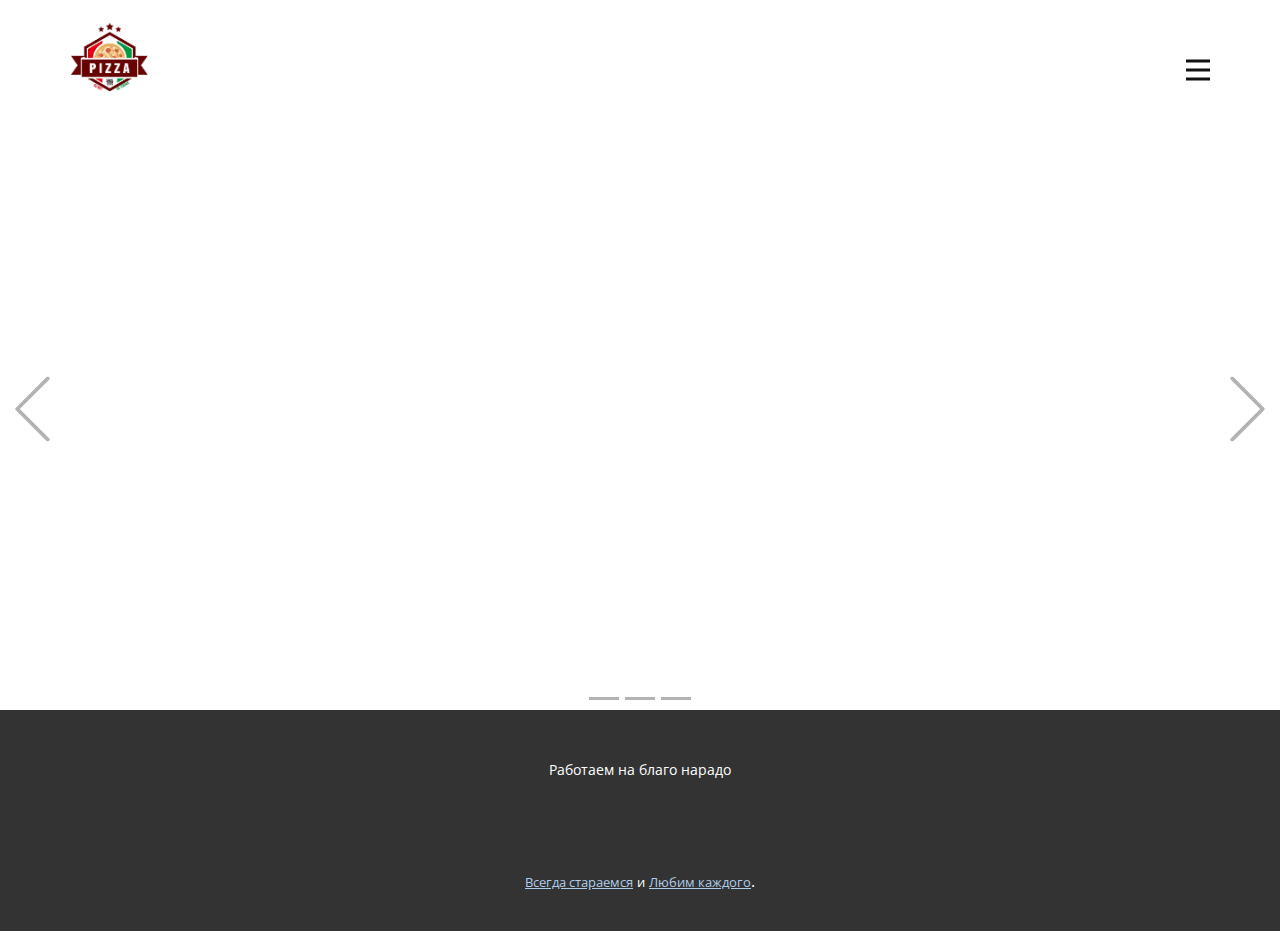
<file: Наш-магазин.html>
<!DOCTYPE html>
<html style="font-size: 16px;" lang="ru"><head>
    <meta name="viewport" content="width=device-width, initial-scale=1.0">
    <meta charset="utf-8">
    <meta name="keywords" content="">
    <meta name="description" content="">
    <title>Наш магазин</title>
    <link rel="stylesheet" href="nicepage.css" media="screen">
<link rel="stylesheet" href="Наш-магазин.css" media="screen">
    <script class="u-script" type="text/javascript" src="jquery.js" defer=""></script>
    <script class="u-script" type="text/javascript" src="nicepage.js" defer=""></script>
    <meta name="generator" content="Nicepage 5.15.1, nicepage.com">
    <link id="u-theme-google-font" rel="stylesheet" href="https://fonts.googleapis.com/css?family=Open+Sans:300,300i,400,400i,500,500i,600,600i,700,700i,800,800i|Palanquin+Dark:400,500,600,700">
    
    
    
    <script type="application/ld+json">{
		"@context": "http://schema.org",
		"@type": "Organization",
		"name": "",
		"logo": "images/logo-pizza-design-template-8329a51d86709c07def8a222d93138ea_screen.jpg"
}</script>
    <meta name="theme-color" content="#478ac9">
    <meta property="og:title" content="Наш магазин">
    <meta property="og:type" content="website">
  <meta data-intl-tel-input-cdn-path="intlTelInput/"></head>
  <body class="u-body u-xl-mode" data-lang="ru"><header class="u-clearfix u-header u-header" id="sec-3fd7"><div class="u-clearfix u-sheet u-sheet-1">
        <a href="https://nicepage.com" class="u-image u-logo u-image-1" data-image-width="690" data-image-height="690">
          <img src="images/logo-pizza-design-template-8329a51d86709c07def8a222d93138ea_screen.jpg" class="u-logo-image u-logo-image-1">
        </a>
        <nav class="u-menu u-menu-hamburger u-offcanvas u-menu-1" data-responsive-from="XL">
          <div class="menu-collapse" style="font-size: 1rem; letter-spacing: 0px; font-weight: 700; text-transform: uppercase;">
            <a class="u-button-style u-custom-active-border-color u-custom-border u-custom-border-color u-custom-borders u-custom-hover-border-color u-custom-left-right-menu-spacing u-custom-padding-bottom u-custom-text-active-color u-custom-text-color u-custom-text-hover-color u-custom-top-bottom-menu-spacing u-nav-link u-text-active-palette-1-base u-text-hover-palette-2-base" href="#">
              <svg class="u-svg-link" viewBox="0 0 24 24"><use xmlns:xlink="http://www.w3.org/1999/xlink" xlink:href="#menu-hamburger"></use></svg>
              <svg class="u-svg-content" version="1.1" id="menu-hamburger" viewBox="0 0 16 16" x="0px" y="0px" xmlns:xlink="http://www.w3.org/1999/xlink" xmlns="http://www.w3.org/2000/svg"><g><rect y="1" width="16" height="2"></rect><rect y="7" width="16" height="2"></rect><rect y="13" width="16" height="2"></rect>
</g></svg>
            </a>
          </div>
          <div class="u-custom-menu u-nav-container">
            <ul class="u-nav u-spacing-30 u-unstyled u-nav-1"><li class="u-nav-item"><a class="u-border-2 u-border-active-grey-90 u-border-hover-grey-50 u-border-no-left u-border-no-right u-border-no-top u-button-style u-nav-link u-text-active-grey-90 u-text-grey-90 u-text-hover-grey-90" href="Главная.html" style="padding: 10px 0px;">Главная</a>
</li><li class="u-nav-item"><a class="u-border-2 u-border-active-grey-90 u-border-hover-grey-50 u-border-no-left u-border-no-right u-border-no-top u-button-style u-nav-link u-text-active-grey-90 u-text-grey-90 u-text-hover-grey-90" href="контакты.html" style="padding: 10px 0px;">контакты</a>
</li><li class="u-nav-item"><a class="u-border-2 u-border-active-grey-90 u-border-hover-grey-50 u-border-no-left u-border-no-right u-border-no-top u-button-style u-nav-link u-text-active-grey-90 u-text-grey-90 u-text-hover-grey-90" href="Наш-магазин.html" style="padding: 10px 0px;">Наш магазин</a>
</li></ul>
          </div>
          <div class="u-custom-menu u-nav-container-collapse">
            <div class="u-black u-container-style u-inner-container-layout u-opacity u-opacity-95 u-sidenav">
              <div class="u-inner-container-layout u-sidenav-overflow">
                <div class="u-menu-close"></div>
                <ul class="u-align-center u-nav u-popupmenu-items u-unstyled u-nav-2"><li class="u-nav-item"><a class="u-button-style u-nav-link" href="Главная.html">Главная</a>
</li><li class="u-nav-item"><a class="u-button-style u-nav-link" href="контакты.html">контакты</a>
</li><li class="u-nav-item"><a class="u-button-style u-nav-link" href="Наш-магазин.html">Наш магазин</a>
</li></ul>
              </div>
            </div>
            <div class="u-black u-menu-overlay u-opacity u-opacity-70"></div>
          </div>
        </nav>
      </div></header>
    <section class="u-carousel u-slide u-block-ae07-1" id="carousel-36cd" data-interval="5000" data-u-ride="carousel">
      <ol class="u-absolute-hcenter u-carousel-indicators u-block-ae07-2">
        <li data-u-target="#carousel-36cd" class="u-active u-grey-30" data-u-slide-to="0"></li>
        <li data-u-target="#carousel-36cd" class="u-grey-30" data-u-slide-to="1"></li>
        <li data-u-target="#carousel-36cd" class="u-grey-30" data-u-slide-to="2"></li>
      </ol>
      <div class="u-carousel-inner" role="listbox">
        <div class="u-active u-carousel-item u-clearfix u-section-1-1">
          <div class="u-clearfix u-image u-sheet u-image-1" data-image-width="1280" data-image-height="855"></div>
        </div>
        <div class="u-carousel-item u-clearfix u-section-1-2">
          <div class="u-clearfix u-image u-sheet u-image-1" data-image-width="1280" data-image-height="853"></div>
        </div>
        <div class="u-carousel-item u-clearfix u-section-1-3">
          <div class="u-clearfix u-image u-sheet u-image-1" data-image-width="1280" data-image-height="753"></div>
        </div>
      </div>
      <a class="u-absolute-vcenter u-carousel-control u-carousel-control-prev u-text-grey-30 u-block-ae07-3" href="#carousel-36cd" role="button" data-u-slide="prev">
        <span aria-hidden="true">
          <svg class="u-svg-link" viewBox="0 0 477.175 477.175"><path d="M145.188,238.575l215.5-215.5c5.3-5.3,5.3-13.8,0-19.1s-13.8-5.3-19.1,0l-225.1,225.1c-5.3,5.3-5.3,13.8,0,19.1l225.1,225
                    c2.6,2.6,6.1,4,9.5,4s6.9-1.3,9.5-4c5.3-5.3,5.3-13.8,0-19.1L145.188,238.575z"></path></svg>
        </span>
        <span class="sr-only">Previous</span>
      </a>
      <a class="u-absolute-vcenter u-carousel-control u-carousel-control-next u-text-grey-30 u-block-ae07-4" href="#carousel-36cd" role="button" data-u-slide="next">
        <span aria-hidden="true">
          <svg class="u-svg-link" viewBox="0 0 477.175 477.175"><path d="M360.731,229.075l-225.1-225.1c-5.3-5.3-13.8-5.3-19.1,0s-5.3,13.8,0,19.1l215.5,215.5l-215.5,215.5
                    c-5.3,5.3-5.3,13.8,0,19.1c2.6,2.6,6.1,4,9.5,4c3.4,0,6.9-1.3,9.5-4l225.1-225.1C365.931,242.875,365.931,234.275,360.731,229.075z"></path></svg>
        </span>
        <span class="sr-only">Следующий</span>
      </a>
    </section>
    
    
    

    <footer class="u-align-center u-clearfix u-footer u-grey-80 u-footer" id="sec-75cc"><div class="u-clearfix u-sheet u-sheet-1">
        <p class="u-small-text u-text u-text-variant u-text-1">Работаем на благо нарадо</p>
      </div></footer>
    <section class="u-backlink u-clearfix u-grey-80">
      <a class="u-link" href="https://top-fon.com/uploads/posts/2023-02/thumbs/1675223802_top-fon-com-p-tsvetok-dlya-prezentatsii-bez-fona-118.png" target="_blank">
        <span>Всегда стараемся</span>
      </a>
      <p class="u-text">
        <span>и</span>
      </p>
      <a class="u-link" href="https://webmg.ru/wp-content/uploads/2022/06/149-20211103_113847.png" target="_blank">
        <span>Любим каждого</span>
      </a>. 
    </section>
  
</body></html>
</file>
